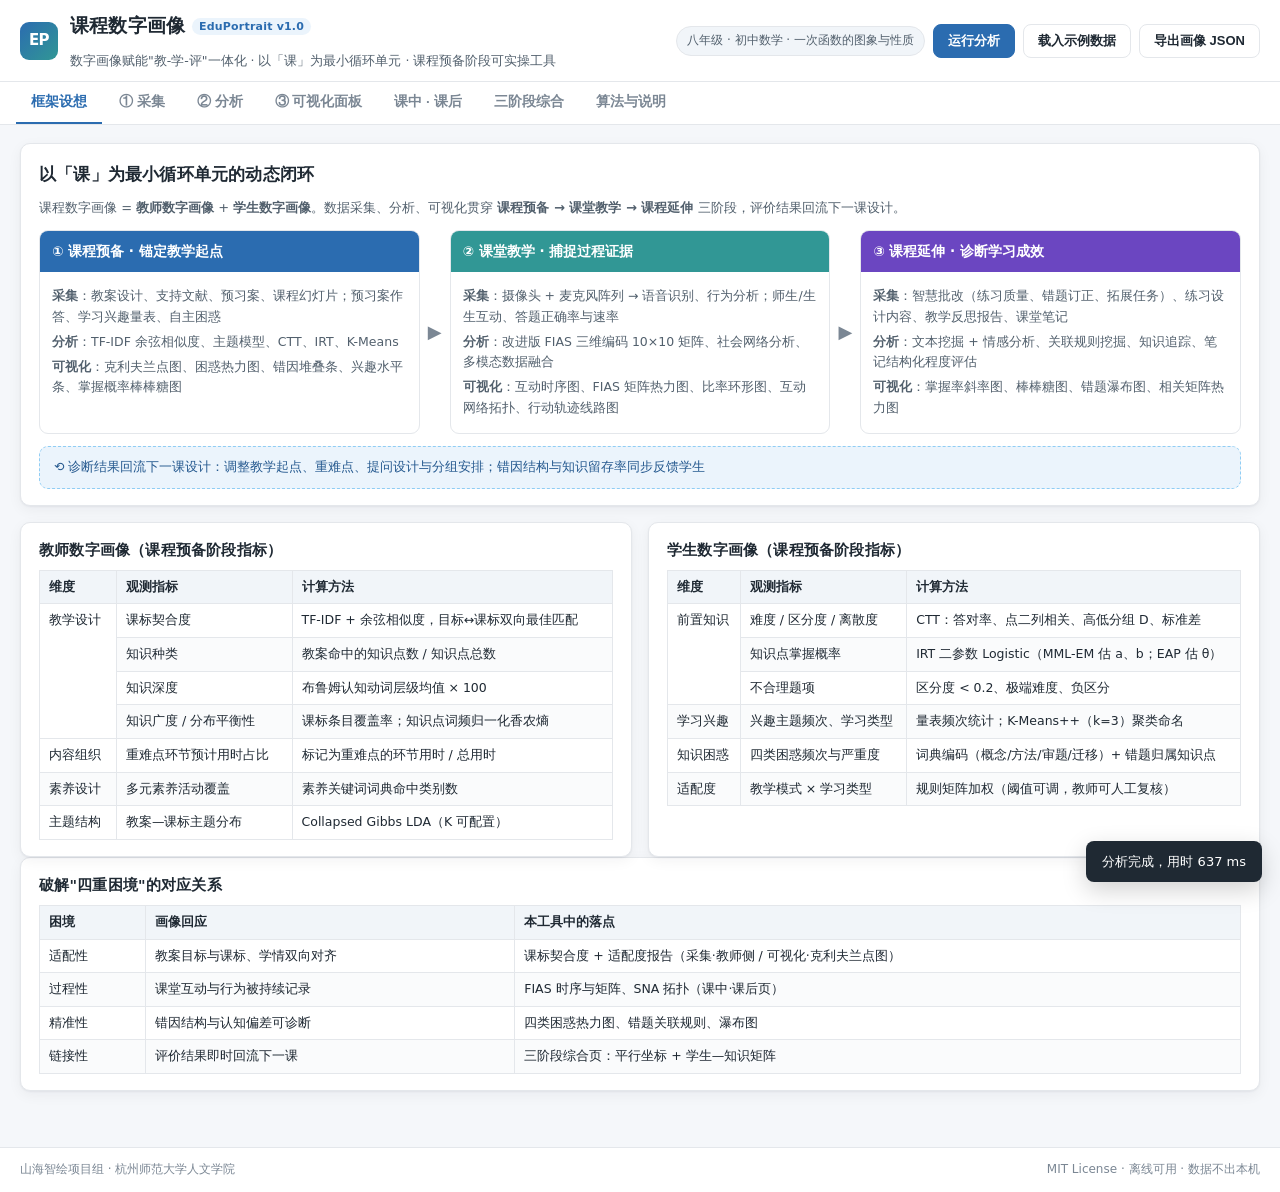
<file: eduportrait/index.html>
<!DOCTYPE html>
<html lang="zh-CN">
<head>
<meta charset="utf-8">
<meta name="viewport" content="width=device-width,initial-scale=1">
<title>山海智绘 · 课程数字画像 | 数字画像赋能"教-学-评"一体化</title>
<link rel="icon" href="data:image/svg+xml,%3Csvg xmlns='http://www.w3.org/2000/svg' viewBox='0 0 32 32'%3E%3Crect width='32' height='32' rx='7' fill='%232b6cb0'/%3E%3Ctext x='16' y='22' font-size='15' font-weight='700' fill='%23fff' text-anchor='middle' font-family='sans-serif'%3EEP%3C/text%3E%3C/svg%3E">
<link rel="stylesheet" href="assets/style.css">
</head>
<body>
<header class="top">
  <div class="brand">
    <div class="logo">EP</div>
    <div>
      <h1>课程数字画像 <span class="ver">EduPortrait v1.0</span></h1>
      <p class="sub">数字画像赋能"教-学-评"一体化 · 以「课」为最小循环单元 · 课程预备阶段可实操工具</p>
    </div>
  </div>
  <div class="top-actions">
    <span class="badge" id="lessonBadge">—</span>
    <button class="btn primary" id="btnRun">运行分析</button>
    <button class="btn" id="btnReset">载入示例数据</button>
    <button class="btn" id="btnExport">导出画像 JSON</button>
  </div>
</header>

<nav class="tabs" id="tabs">
  <button class="tab active" data-tab="framework">框架设想</button>
  <button class="tab" data-tab="collect">① 采集</button>
  <button class="tab" data-tab="analysis">② 分析</button>
  <button class="tab" data-tab="viz">③ 可视化面板</button>
  <button class="tab" data-tab="stages">课中 · 课后</button>
  <button class="tab" data-tab="comp">三阶段综合</button>
  <button class="tab" data-tab="about">算法与说明</button>
</nav>

<main>
<!-- ==================================================== 框架设想 -->
<section class="panel active" id="panel-framework">
  <div class="card">
    <h2>以「课」为最小循环单元的动态闭环</h2>
    <p class="lead">课程数字画像 = <b>教师数字画像</b> + <b>学生数字画像</b>。数据采集、分析、可视化贯穿
      <b>课程预备 → 课堂教学 → 课程延伸</b> 三阶段，评价结果回流下一课设计。</p>
    <div class="loop">
      <div class="loop-stage">
        <div class="loop-hd s1">① 课程预备 · 锚定教学起点</div>
        <div class="loop-body">
          <p><b>采集</b>：教案设计、支持文献、预习案、课程幻灯片；预习案作答、学习兴趣量表、自主困惑</p>
          <p><b>分析</b>：TF-IDF 余弦相似度、主题模型、CTT、IRT、K-Means</p>
          <p><b>可视化</b>：克利夫兰点图、困惑热力图、错因堆叠条、兴趣水平条、掌握概率棒棒糖图</p>
        </div>
      </div>
      <div class="loop-arrow">▶</div>
      <div class="loop-stage">
        <div class="loop-hd s2">② 课堂教学 · 捕捉过程证据</div>
        <div class="loop-body">
          <p><b>采集</b>：摄像头 + 麦克风阵列 → 语音识别、行为分析；师生/生生互动、答题正确率与速率</p>
          <p><b>分析</b>：改进版 FIAS 三维编码 10×10 矩阵、社会网络分析、多模态数据融合</p>
          <p><b>可视化</b>：互动时序图、FIAS 矩阵热力图、比率环形图、互动网络拓扑、行动轨迹线路图</p>
        </div>
      </div>
      <div class="loop-arrow">▶</div>
      <div class="loop-stage">
        <div class="loop-hd s3">③ 课程延伸 · 诊断学习成效</div>
        <div class="loop-body">
          <p><b>采集</b>：智慧批改（练习质量、错题订正、拓展任务）、练习设计内容、教学反思报告、课堂笔记</p>
          <p><b>分析</b>：文本挖掘 + 情感分析、关联规则挖掘、知识追踪、笔记结构化程度评估</p>
          <p><b>可视化</b>：掌握率斜率图、棒棒糖图、错题瀑布图、相关矩阵热力图</p>
        </div>
      </div>
    </div>
    <div class="loop-back">⟲ 诊断结果回流下一课设计：调整教学起点、重难点、提问设计与分组安排；错因结构与知识留存率同步反馈学生</div>
  </div>

  <div class="grid2">
    <div class="card">
      <h3>教师数字画像（课程预备阶段指标）</h3>
      <table class="tbl">
        <thead><tr><th>维度</th><th>观测指标</th><th>计算方法</th></tr></thead>
        <tbody>
          <tr><td rowspan="4">教学设计</td><td>课标契合度</td><td>TF-IDF + 余弦相似度，目标↔课标双向最佳匹配</td></tr>
          <tr><td>知识种类</td><td>教案命中的知识点数 / 知识点总数</td></tr>
          <tr><td>知识深度</td><td>布鲁姆认知动词层级均值 × 100</td></tr>
          <tr><td>知识广度 / 分布平衡性</td><td>课标条目覆盖率；知识点词频归一化香农熵</td></tr>
          <tr><td>内容组织</td><td>重难点环节预计用时占比</td><td>标记为重难点的环节用时 / 总用时</td></tr>
          <tr><td>素养设计</td><td>多元素养活动覆盖</td><td>素养关键词词典命中类别数</td></tr>
          <tr><td>主题结构</td><td>教案—课标主题分布</td><td>Collapsed Gibbs LDA（K 可配置）</td></tr>
        </tbody>
      </table>
    </div>
    <div class="card">
      <h3>学生数字画像（课程预备阶段指标）</h3>
      <table class="tbl">
        <thead><tr><th>维度</th><th>观测指标</th><th>计算方法</th></tr></thead>
        <tbody>
          <tr><td rowspan="3">前置知识</td><td>难度 / 区分度 / 离散度</td><td>CTT：答对率、点二列相关、高低分组 D、标准差</td></tr>
          <tr><td>知识点掌握概率</td><td>IRT 二参数 Logistic（MML-EM 估 a、b；EAP 估 θ）</td></tr>
          <tr><td>不合理题项</td><td>区分度 &lt; 0.2、极端难度、负区分</td></tr>
          <tr><td>学习兴趣</td><td>兴趣主题频次、学习类型</td><td>量表频次统计；K-Means++（k=3）聚类命名</td></tr>
          <tr><td>知识困惑</td><td>四类困惑频次与严重度</td><td>词典编码（概念/方法/审题/迁移）+ 错题归属知识点</td></tr>
          <tr><td>适配度</td><td>教学模式 × 学习类型</td><td>规则矩阵加权（阈值可调，教师可人工复核）</td></tr>
        </tbody>
      </table>
    </div>
  </div>

  <div class="card">
    <h3>破解"四重困境"的对应关系</h3>
    <table class="tbl">
      <thead><tr><th>困境</th><th>画像回应</th><th>本工具中的落点</th></tr></thead>
      <tbody>
        <tr><td>适配性</td><td>教案目标与课标、学情双向对齐</td><td>课标契合度 + 适配度报告（采集·教师侧 / 可视化·克利夫兰点图）</td></tr>
        <tr><td>过程性</td><td>课堂互动与行为被持续记录</td><td>FIAS 时序与矩阵、SNA 拓扑（课中·课后页）</td></tr>
        <tr><td>精准性</td><td>错因结构与认知偏差可诊断</td><td>四类困惑热力图、错题关联规则、瀑布图</td></tr>
        <tr><td>链接性</td><td>评价结果即时回流下一课</td><td>三阶段综合页：平行坐标 + 学生—知识矩阵</td></tr>
      </tbody>
    </table>
  </div>
</section>

<!-- ==================================================== 采集 -->
<section class="panel" id="panel-collect">
  <div class="card">
    <h2>课程预备阶段 · 数据采集工作台</h2>
    <p class="lead">左右两端同步采集：<b>教师准备材料</b>与<b>学生预习证据</b>。所有数据只在本机浏览器内存中处理，不上传任何服务器。</p>

    <div class="grid2">
      <div class="card inner">
        <h3>教师侧采集</h3>
        <label class="fld"><span>课题 / 学科 / 年级 / 单元</span>
          <input type="text" id="fTitle" value=""><input type="text" id="fSubject" value="">
          <input type="text" id="fGrade" value=""><input type="text" id="fUnit" value=""></label>
        <label class="fld"><span>教学模式（自述，用于适配度计算）</span>
          <input type="text" id="fMode" value=""></label>
        <label class="fld"><span>教案设计 / 支持文献 / 幻灯片文本
          <button class="mini" data-file="fPlan">上传 .txt</button>
          <input type="file" id="filePlan" accept=".txt,.md" hidden></span>
          <textarea id="fPlan" rows="12"></textarea></label>
        <label class="fld"><span>课程标准条目（每行一条，用于契合度比对）</span>
          <textarea id="fStd" rows="8"></textarea></label>
        <div class="fld">
          <span>教学环节与预计用时（勾选 = 重难点环节）</span>
          <table class="tbl edit" id="segTable">
            <thead><tr><th>环节名称</th><th>预计用时(分钟)</th><th>重难点</th><th></th></tr></thead>
            <tbody></tbody>
          </table>
          <button class="mini" id="btnAddSeg">+ 增加环节</button>
        </div>
      </div>

      <div class="card inner">
        <h3>学生侧采集</h3>
        <label class="fld"><span>题项—知识点映射 CSV（qid, kp, kp_name, lit, main_confusion, text）
          <button class="mini" data-file="fItems">上传</button>
          <input type="file" id="fileItems" accept=".csv,.txt" hidden></span>
          <textarea id="fItems" rows="6"></textarea></label>
        <label class="fld"><span>预习案作答 CSV（首列 sid，其后每题 0/1；可选 t_Qxx 用时列）
          <button class="mini" data-file="fResp">上传</button>
          <input type="file" id="fileResp" accept=".csv,.txt" hidden></span>
          <textarea id="fResp" rows="6"></textarea></label>
        <label class="fld"><span>课后练习作答 CSV（结构同上，用于斜率图与知识追踪）
          <button class="mini" data-file="fPost">上传</button>
          <input type="file" id="filePost" accept=".csv,.txt" hidden></span>
          <textarea id="fPost" rows="6"></textarea></label>
        <label class="fld"><span>学习兴趣量表 CSV（首列 sid，其后各主题 1–5 分 + 行为频次列）
          <button class="mini" data-file="fInterest">上传</button>
          <input type="file" id="fileInterest" accept=".csv,.txt" hidden></span>
          <textarea id="fInterest" rows="6"></textarea></label>
        <label class="fld"><span>学生自主描述的困惑 CSV（sid, text）
          <button class="mini" data-file="fConf">上传</button>
          <input type="file" id="fileConf" accept=".csv,.txt" hidden></span>
          <textarea id="fConf" rows="6"></textarea></label>
      </div>
    </div>

    <div class="card inner">
      <h3>课堂教学 / 课程延伸数据源（可选，供课中·课后页使用）</h3>
      <div class="grid2">
        <label class="fld"><span>FIAS 编码序列（1–10，逗号分隔，每格 3 秒）</span>
          <textarea id="fFias" rows="3"></textarea></label>
        <label class="fld"><span>师生互动边表 CSV（from, to, weight）</span>
          <textarea id="fSns" rows="3"></textarea></label>
      </div>
    </div>

    <div class="card inner">
      <h3>采集完整性核对</h3>
      <ul class="checklist" id="checklist"></ul>
    </div>
  </div>
</section>

<!-- ==================================================== 分析 -->
<section class="panel" id="panel-analysis">
  <div class="card">
    <h2>分析参数（可调节，实时重算）</h2>
    <div class="params">
      <label>四维达标线<input type="number" id="pTarget" value="60" min="0" max="100" step="5"></label>
      <label>课标覆盖率阈值<input type="number" id="pThr" value="0.25" min="0" max="1" step="0.05"></label>
      <label>题项区分度下限<input type="number" id="pMinD" value="0.2" min="-1" max="1" step="0.05"></label>
      <label>LDA 主题数 K<input type="number" id="pK" value="4" min="2" max="8" step="1"></label>
      <label>聚类数 k<input type="number" id="pCluster" value="3" min="2" max="5" step="1"></label>
      <label>关联规则 minSup<input type="number" id="pSup" value="0.2" min="0.05" max="1" step="0.05"></label>
      <label>关联规则 minConf<input type="number" id="pConf" value="0.6" min="0.1" max="1" step="0.05"></label>
    </div>
  </div>
  <div id="analysisOut"><div class="empty">点击右上角「运行分析」开始计算。</div></div>
</section>

<!-- ==================================================== 可视化 -->
<section class="panel" id="panel-viz">
  <div id="vizOut"><div class="empty">请先运行分析。</div></div>
</section>

<!-- ==================================================== 课中课后 -->
<section class="panel" id="panel-stages">
  <div id="stagesOut"><div class="empty">请先运行分析。</div></div>
</section>

<!-- ==================================================== 综合 -->
<section class="panel" id="panel-comp">
  <div id="compOut"><div class="empty">请先运行分析。</div></div>
</section>

<!-- ==================================================== 说明 -->
<section class="panel" id="panel-about">
  <div class="card">
    <h2>算法实现说明（全部为确定性计算，不含生成式内容）</h2>
    <table class="tbl">
      <thead><tr><th>模块</th><th>文件</th><th>方法</th><th>关键参数</th></tr></thead>
      <tbody>
        <tr><td>中文分词</td><td>assets/algos/text.js</td><td>CJK 一元 + 二元字组，拉丁词整词；停用词表过滤</td><td>—</td></tr>
        <tr><td>课标契合度</td><td>text.js</td><td>TF-IDF（1+log tf）× 余弦相似度，双向最佳匹配几何平均</td><td>覆盖阈值 0.12</td></tr>
        <tr><td>主题模型</td><td>text.js</td><td>Collapsed Gibbs Sampling LDA</td><td>α=0.5 β=0.02 iter=160 固定种子</td></tr>
        <tr><td>知识深度</td><td>text.js</td><td>布鲁姆六层动词词典，取句中最高层级</td><td>归一化 ×100</td></tr>
        <tr><td>CTT</td><td>psych.js</td><td>难度 P、点二列区分度、高低 27% 分组 D、标准差</td><td>—</td></tr>
        <tr><td>IRT 2PL</td><td>psych.js</td><td>Bock-Aitkin MML-EM，数值牛顿法 M 步，EAP 估 θ</td><td>21 节点 θ∈[-4,4]，a∈[0.25,3] b∈[-4,4]</td></tr>
        <tr><td>K-Means</td><td>cluster.js</td><td>z-score 标准化 + k-means++ 初始化 + 轮廓系数</td><td>k=3，固定种子 42</td></tr>
        <tr><td>困惑编码</td><td>text.js</td><td>四类关键词词典加权命中；未命中时回退题项预设错因</td><td>教师可人工复核改写</td></tr>
        <tr><td>关联规则</td><td>rules.js</td><td>Apriori 逐层生成 + 置信度/提升度剪枝</td><td>minSup 0.2 / minConf 0.6</td></tr>
        <tr><td>知识追踪</td><td>psych.js</td><td>BKT 四参数，坐标下降极大似然</td><td>pInit/pLearn/pGuess/pSlip</td></tr>
        <tr><td>改进版 FIAS</td><td>interaction.js</td><td>10×10 迁移矩阵 + 提问类型/应答层次/沉默性质三维扩展</td><td>3 秒采样</td></tr>
        <tr><td>社会网络分析</td><td>interaction.js</td><td>加权度中心度、网络密度、边缘参与者阈值</td><td>中心度 &lt; 0.18</td></tr>
      </tbody>
    </table>
  </div>
  <div class="grid2">
    <div class="card">
      <h3>数据伦理</h3>
      <ul class="list">
        <li>示例数据为<b>模拟生成</b>（tools/gen_sample.py，固定种子），学号匿名化为 S01…S30，不指向任何真实师生。</li>
        <li>全流程在<b>浏览器本地内存</b>完成，无后端、无网络请求、无数据留存。</li>
        <li>高敏感数据（人脸、声纹、生物识别）<b>不在本工具采集范围内</b>；课堂影像仅保留结构化编码。</li>
        <li>画像结果仅供教师教学改进参考，<b>不得用于学生排名、分班或问责</b>。</li>
      </ul>
    </div>
    <div class="card">
      <h3>轻量化设计（面向基础设施薄弱学校）</h3>
      <ul class="list">
        <li>零依赖、零构建：原生 HTML + JS，双击 index.html 即可离线运行。</li>
        <li>可视化面板以<b>自然语言结论句</b>替代术语，每张图配"怎么读 / 怎么做"提示。</li>
        <li>教师只需粘贴或上传 CSV，无需编程；关键判断保留人工复核入口。</li>
        <li>MIT 许可，可自由部署到校园网或离线终端。</li>
      </ul>
    </div>
  </div>
  <div class="card">
    <h3>引用与致谢</h3>
    <p class="lead">本工具为论文《数字画像赋能"教-学-评"一体化的框架设计研究》（方鹏皓、陈子昂、陶憬妍，杭州师范大学）的配套开源实现，
      系浙江省 2026 年大学生创新创业训练计划项目《山海智绘》（编号 S202610346093）阶段性成果。方法来源：
      Salton & Buckley (1988) TF-IDF；Jain et al. (1999) K-Means；Flanders (1961) FIAS；Agrawal et al. (1993) Apriori；
      Blei et al. (2003) LDA；Corbett & Anderson (1994) BKT。</p>
  </div>
</section>
</main>

<footer><span>山海智绘项目组 · 杭州师范大学人文学院</span><span>MIT License · 离线可用 · 数据不出本机</span></footer>

<script src="assets/algos/text.js"></script>
<script src="assets/algos/psych.js"></script>
<script src="assets/algos/cluster.js"></script>
<script src="assets/algos/rules.js"></script>
<script src="assets/algos/interaction.js"></script>
<script src="assets/charts.js"></script>
<script src="assets/pipeline.js"></script>
<script src="assets/data/sample.js"></script>
<script src="assets/app.js"></script>
</body>
</html>
</file>
<file: eduportrait/assets/style.css>
/* =============================================================================
 * style.css —— 课程数字画像界面样式（零依赖、响应式、浅色学术风）
 * ========================================================================== */
:root{
  --bg:#f5f7fa; --card:#ffffff; --ink:#1f2933; --sub:#52606d; --muted:#7b8794;
  --line:#e4e7eb; --blue:#2b6cb0; --blue-l:#ebf4fc; --red:#c53030; --red-l:#fff5f5;
  --green:#2f855a; --green-l:#f0fff4; --orange:#dd6b20; --purple:#6b46c1;
  --radius:10px; --shadow:0 1px 2px rgba(16,24,40,.05),0 4px 14px rgba(16,24,40,.05);
}
*{box-sizing:border-box}
html,body{margin:0;padding:0}
body{
  background:var(--bg); color:var(--ink);
  font-family:system-ui,-apple-system,"Segoe UI","Noto Sans SC","PingFang SC","Microsoft YaHei",sans-serif;
  font-size:14px; line-height:1.65;
}
h1,h2,h3{margin:0 0 .5em; font-weight:700; letter-spacing:.2px}
h1{font-size:19px}
h2{font-size:17px}
h3{font-size:14.5px; color:var(--ink)}
p{margin:.4em 0}
b{font-weight:700}
a{color:var(--blue)}

/* ---------------- header ---------------- */
.top{
  position:sticky; top:0; z-index:50; background:#fff; border-bottom:1px solid var(--line);
  display:flex; align-items:center; justify-content:space-between; gap:16px;
  padding:10px 20px; flex-wrap:wrap;
}
.brand{display:flex; align-items:center; gap:12px}
.logo{
  width:38px;height:38px;border-radius:9px;background:linear-gradient(135deg,#2b6cb0,#319795);
  color:#fff;font-weight:800;display:flex;align-items:center;justify-content:center;font-size:15px;letter-spacing:-.5px;
}
.ver{font-size:11px;font-weight:600;color:var(--blue);background:var(--blue-l);padding:2px 7px;border-radius:20px;vertical-align:2px}
.sub{margin:0;color:var(--sub);font-size:12.5px}
.top-actions{display:flex;align-items:center;gap:8px;flex-wrap:wrap}
.badge{font-size:12px;color:var(--sub);background:#f1f5f9;border:1px solid var(--line);padding:4px 10px;border-radius:20px}
.btn{
  border:1px solid var(--line); background:#fff; color:var(--ink); border-radius:8px;
  padding:7px 14px; font-size:13px; font-weight:600; cursor:pointer; transition:.15s;
}
.btn:hover{border-color:var(--blue); color:var(--blue)}
.btn.primary{background:var(--blue); border-color:var(--blue); color:#fff}
.btn.primary:hover{background:#25598f; color:#fff}
.btn.mini,button.mini{
  border:1px solid var(--line); background:#f8fafc; border-radius:6px; padding:2px 8px;
  font-size:11.5px; cursor:pointer; color:var(--sub); font-weight:600;
}
button.mini:hover{border-color:var(--blue); color:var(--blue)}

/* ---------------- tabs ---------------- */
.tabs{
  position:sticky; top:59px; z-index:40; background:#fff; border-bottom:1px solid var(--line);
  display:flex; gap:2px; padding:0 16px; overflow-x:auto;
}
.tab{
  border:none; background:none; padding:11px 15px; font-size:13.5px; font-weight:600;
  color:var(--muted); cursor:pointer; border-bottom:2.5px solid transparent; white-space:nowrap;
}
.tab:hover{color:var(--ink)}
.tab.active{color:var(--blue); border-bottom-color:var(--blue)}

/* ---------------- layout ---------------- */
main{max-width:1400px; margin:0 auto; padding:18px 20px 40px}
.panel{display:none}
.panel.active{display:block}
.card{
  background:var(--card); border:1px solid var(--line); border-radius:var(--radius);
  padding:16px 18px; margin-bottom:16px; box-shadow:var(--shadow);
}
.card.inner{margin-bottom:12px; box-shadow:none; background:#fcfdff}
.grid2{display:grid; grid-template-columns:1fr 1fr; gap:16px}
.grid2 .card{margin-bottom:0}
@media(max-width:1000px){.grid2{grid-template-columns:1fr}}
.lead{color:var(--sub); font-size:13px; margin-bottom:10px}
.empty{padding:44px; text-align:center; color:var(--muted); background:#fff; border:1px dashed var(--line); border-radius:var(--radius)}

/* ---------------- framework loop ---------------- */
.loop{display:flex; align-items:stretch; gap:8px; flex-wrap:wrap; margin:12px 0}
.loop-stage{flex:1 1 300px; border:1px solid var(--line); border-radius:9px; overflow:hidden; background:#fff}
.loop-hd{padding:9px 12px; font-weight:700; font-size:13.5px; color:#fff}
.loop-hd.s1{background:#2b6cb0} .loop-hd.s2{background:#319795} .loop-hd.s3{background:#6b46c1}
.loop-body{padding:10px 12px; font-size:12.5px; color:var(--sub)}
.loop-body p{margin:.35em 0}
.loop-arrow{display:flex; align-items:center; color:var(--muted); font-size:18px}
.loop-back{
  margin-top:4px; padding:10px 14px; background:var(--blue-l); border:1px dashed #90cdf4;
  border-radius:9px; font-size:12.5px; color:#25598f;
}

/* ---------------- table ---------------- */
.tbl{width:100%; border-collapse:collapse; font-size:12.5px; margin-top:6px}
.tbl th,.tbl td{border:1px solid var(--line); padding:6px 9px; text-align:left; vertical-align:top}
.tbl thead th{background:#f1f5f9; font-weight:700; color:var(--ink); white-space:nowrap}
.tbl tbody tr:nth-child(even){background:#fafbfc}
.tbl.compact td,.tbl.compact th{padding:4px 7px; font-size:12px}
.tbl td.num,.tbl th.num{text-align:right; font-variant-numeric:tabular-nums}
.tbl.edit input[type=text],.tbl.edit input[type=number]{width:100%; border:1px solid var(--line); border-radius:5px; padding:3px 6px; font:inherit}
.tbl.edit td{vertical-align:middle}
.warn{background:var(--red-l) !important}
.ok{color:var(--green)} .bad{color:var(--red); font-weight:600}
.pill{display:inline-block; padding:1px 7px; border-radius:20px; font-size:11px; font-weight:700}
.pill.red{background:#fed7d7; color:#9b2c2c}
.pill.green{background:#c6f6d5; color:#22543d}
.pill.blue{background:#bee3f8; color:#2a4365}
.pill.gray{background:#e2e8f0; color:#4a5568}
.pill.orange{background:#feebc8; color:#975a16}

/* ---------------- form ---------------- */
.fld{display:block; margin-bottom:12px}
.fld>span{display:block; font-size:12.5px; font-weight:600; color:var(--sub); margin-bottom:4px}
.fld input[type=text],.fld textarea{
  width:100%; border:1px solid var(--line); border-radius:7px; padding:7px 9px;
  font-family:ui-monospace,SFMono-Regular,Menlo,Consolas,monospace; font-size:12px; line-height:1.6;
  background:#fff; color:var(--ink);
}
.fld input[type=text]{font-family:inherit; font-size:13px; margin-bottom:4px}
.fld textarea{resize:vertical}
.fld input:focus,.fld textarea:focus{outline:2px solid #bee3f8; border-color:var(--blue)}
.params{display:flex; flex-wrap:wrap; gap:14px}
.params label{display:flex; flex-direction:column; font-size:12px; color:var(--sub); font-weight:600}
.params input{width:96px; border:1px solid var(--line); border-radius:6px; padding:4px 7px; font:inherit; margin-top:3px}

/* ---------------- charts ---------------- */
.chart-grid{display:grid; grid-template-columns:1fr 1fr; gap:16px}
@media(max-width:1100px){.chart-grid{grid-template-columns:1fr}}
.chart{background:#fff; border:1px solid var(--line); border-radius:var(--radius); padding:12px 14px; box-shadow:var(--shadow)}
.chart.full{grid-column:1 / -1}
.chart h4{margin:0 0 2px; font-size:14px; font-weight:700}
.chart .cap{font-size:11.5px; color:var(--muted); margin:0 0 8px}
.chart .hint{margin-top:8px; padding:8px 10px; background:#f8fafc; border-left:3px solid var(--blue);
  border-radius:0 6px 6px 0; font-size:12px; color:var(--sub)}
.chart .hint b{color:var(--ink)}
.chart svg{display:block; overflow:visible}

/* ---------------- misc ---------------- */
.kpis{display:flex; flex-wrap:wrap; gap:12px; margin-bottom:14px}
.kpi{flex:1 1 150px; background:#fff; border:1px solid var(--line); border-radius:9px; padding:10px 13px}
.kpi .k{font-size:11.5px; color:var(--muted); font-weight:600}
.kpi .v{font-size:22px; font-weight:800; color:var(--ink); font-variant-numeric:tabular-nums}
.kpi .u{font-size:12px; color:var(--sub); font-weight:600}
.kpi.good .v{color:var(--green)} .kpi.warn .v{color:var(--orange)} .kpi.bad .v{color:var(--red)}
.checklist{list-style:none; padding:0; margin:0; font-size:12.5px}
.checklist li{padding:4px 0; border-bottom:1px dashed var(--line)}
.checklist li:last-child{border:none}
.list{margin:0; padding-left:18px; font-size:12.5px; color:var(--sub)}
.list li{margin:.3em 0}
.conclusion{background:var(--green-l); border:1px solid #c6f6d5; border-radius:8px; padding:10px 12px; font-size:12.5px; color:#22543d; margin-top:10px}
.conclusion b{color:#1a4731}
.toast{
  position:fixed; right:18px; bottom:18px; background:var(--ink); color:#fff; padding:10px 16px;
  border-radius:8px; font-size:13px; box-shadow:0 8px 24px rgba(0,0,0,.18); z-index:99; opacity:0;
  transition:.25s; pointer-events:none;
}
.toast.show{opacity:1}
footer{
  border-top:1px solid var(--line); background:#fff; padding:12px 20px; display:flex;
  justify-content:space-between; flex-wrap:wrap; gap:8px; font-size:12px; color:var(--muted);
}
.switch{display:inline-flex; border:1px solid var(--line); border-radius:7px; overflow:hidden; margin-bottom:8px}
.switch button{border:none; background:#fff; padding:4px 12px; font-size:12px; font-weight:600; cursor:pointer; color:var(--sub)}
.switch button.on{background:var(--blue); color:#fff}
.tag{font-size:11px; color:var(--muted); border:1px solid var(--line); border-radius:5px; padding:1px 6px; margin-right:5px}
</file>
